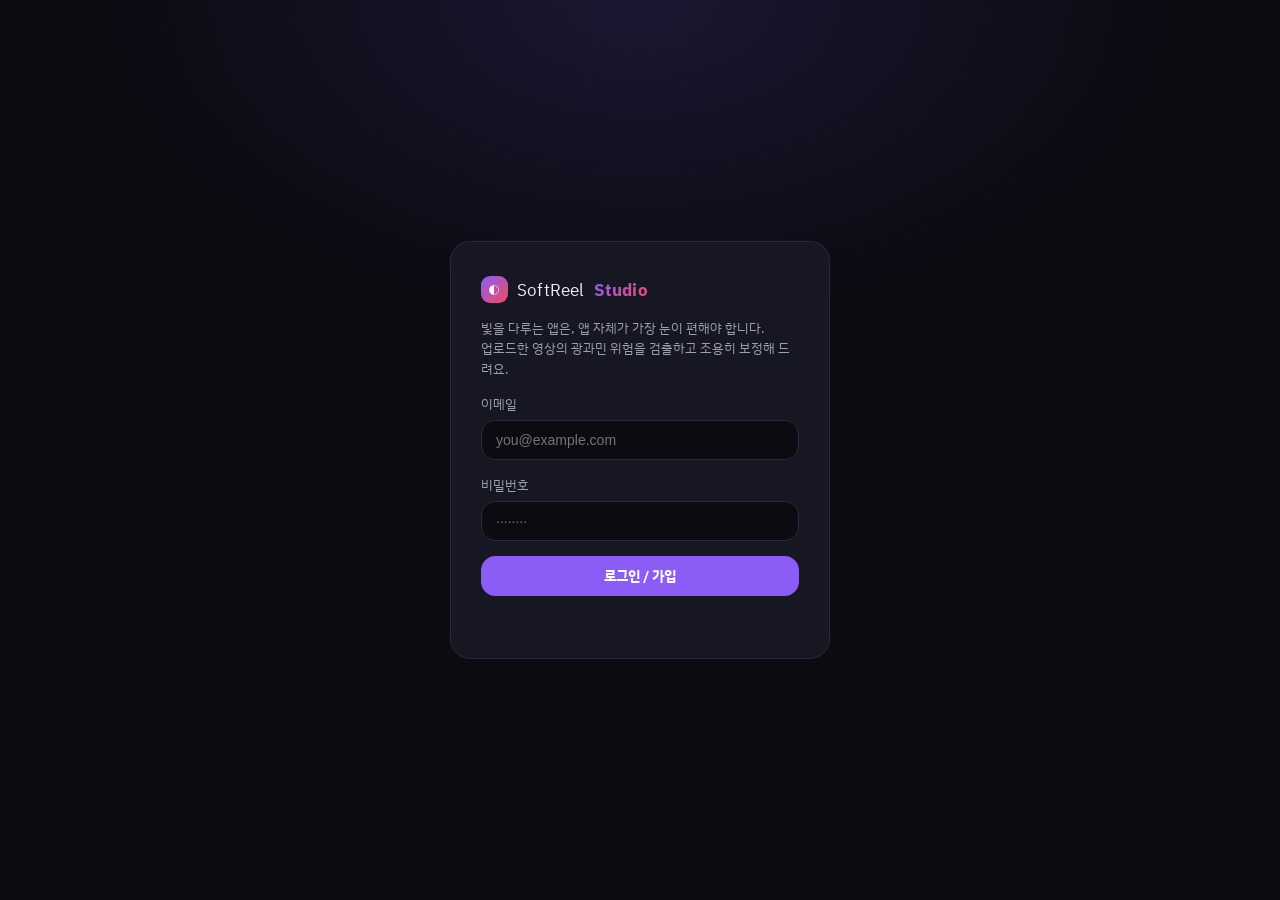
<file: server/webstudio/index.html>
<!DOCTYPE html>
<html lang="ko">
<head>
<meta charset="utf-8">
<meta name="viewport" content="width=device-width, initial-scale=1">
<title>SoftReel Studio</title>
<link rel="preconnect" href="https://fonts.googleapis.com">
<link href="https://fonts.googleapis.com/css2?family=IBM+Plex+Sans+KR:wght@400;500;700&display=swap" rel="stylesheet">
<link rel="stylesheet" href="studio.css">
<link rel="icon" href="data:image/svg+xml,<svg xmlns='http://www.w3.org/2000/svg' viewBox='0 0 100 100'><text y='0.9em' font-size='90'>🛡️</text></svg>">
</head>
<body>

<!-- ── 로그인 ─────────────────────────────────────────── -->
<div id="login-view" class="login-wrap hidden">
  <form id="login-form" class="login-card">
    <div class="brand"><span class="brand-mark">◐</span> SoftReel <b>Studio</b></div>
    <p class="login-sub">빛을 다루는 앱은, 앱 자체가 가장 눈이 편해야 합니다.<br>업로드한 영상의 광과민 위험을 검출하고 조용히 보정해 드려요.</p>
    <label>이메일 <input id="login-email" type="email" required placeholder="you@example.com"></label>
    <label>비밀번호 <input id="login-pw" type="password" required placeholder="········"></label>
    <button class="btn btn-primary" type="submit">로그인 / 가입</button>
    <p id="login-msg" class="login-msg"></p>
  </form>
</div>

<!-- ── 앱 골격 ─────────────────────────────────────────── -->
<div id="app-view" class="hidden">
  <aside class="rail">
    <div class="brand"><span class="brand-mark">◐</span> SoftReel <span class="brand-chip">STUDIO</span></div>
    <nav class="rail-nav">
      <a href="#/dashboard" data-nav="dashboard">대시보드</a>
      <a href="#/content"   data-nav="content">콘텐츠</a>
      <a href="#/safety"    data-nav="safety">안전 리포트</a>
      <a href="#/viewers"   data-nav="viewers">시청자</a>
      <a href="#/revenue"   data-nav="revenue">수익</a>
      <a href="#/settings"  data-nav="settings">설정</a>
    </nav>
    <div class="rail-foot">
      <div id="chan-name" class="chan-name"></div>
      <div id="chan-sub" class="chan-sub"></div>
      <button id="btn-logout" class="link-btn">로그아웃</button>
    </div>
  </aside>

  <div class="page">
    <header class="page-head">
      <div class="page-title-wrap">
        <h1 id="page-title">채널 대시보드</h1>
        <span id="page-sub" class="page-sub"></span>
      </div>
      <div class="page-actions">
        <button id="btn-upload" class="btn btn-upload">새 릴 업로드</button>
        <div id="avatar" class="avatar" title=""></div>
      </div>
    </header>
    <main id="main"></main>
  </div>
</div>

<!-- ── 업로드 모달 ─────────────────────────────────────── -->
<div id="upload-modal" class="modal-back hidden">
  <div class="modal">
    <div class="modal-head">영상 업로드 <button class="x" id="upload-close">✕</button></div>
    <div id="drop" class="drop">
      <div class="drop-ico">⬆</div>
      <p>영상 파일을 끌어다 놓거나 클릭해서 선택</p>
      <p class="drop-sub" id="upload-limits"></p>
      <input id="file-input" type="file" accept="video/*" hidden>
    </div>
    <div id="upload-form" class="upload-form hidden">
      <div id="upload-filename" class="filename"></div>
      <label>제목 <input id="upload-title" type="text" maxlength="80" placeholder="영상 제목"></label>
      <div class="progress"><div id="upload-bar" class="bar"></div></div>
      <div id="upload-state" class="upload-state"></div>
      <div class="modal-actions">
        <button class="btn" id="upload-cancel">취소</button>
        <button class="btn btn-primary" id="upload-go">업로드</button>
      </div>
    </div>
  </div>
</div>

<script src="studio.js"></script>
</body>
</html>
</file>
<file: server/webstudio/studio.css>
/* SoftReel Studio — 노션 시안 이식 (2026-08-27).
   스킨: 리디자인 v1 토큰 (bg #0B0B12 · card #171724/#28283A ·
         violet #8B5CF6 → pink #F04B64 그라데이션 135° · IBM Plex Sans KR ·
         라운드 카드 20 / 버튼 14).
   구조: Reimagined v2 의 SoftReel Studio(관리자 모드) — 파이프라인 가시화,
         위험 히트맵, SAFE 인증 뱃지, 안전 리포트 내보내기.
   원칙(v2): 무점멸 UI — 애니메이션은 느린 페이드·시머만, 순수 흰색 금지. */
:root {
  --bg: #0B0B12; --card: #171724; --card-2: #1E1E30; --line: #28283A;
  --tx: #ECECF4; --tx-2: #9AA0AC;
  --violet: #8B5CF6; --pink: #F04B64;
  --grad: linear-gradient(135deg, #8B5CF6, #F04B64);
  --safe: #34D399; --warn: #FFB020; --danger: #F04B64;
}
* { box-sizing: border-box; margin: 0; }
html, body { height: 100%; }
body {
  background: var(--bg); color: var(--tx);
  font: 14px/1.55 "IBM Plex Sans KR", "Noto Sans KR", system-ui, sans-serif;
}
.hidden { display: none !important; }
[hidden] { display: none !important; }
a { color: var(--violet); text-decoration: none; }
button { font: inherit; cursor: pointer; }

/* ── 로그인 ─────────────────────────────── */
.login-wrap { min-height: 100%; display: flex; align-items: center; justify-content: center;
  background: radial-gradient(60% 50% at 50% 0%, rgba(139,92,246,.14), transparent 70%), var(--bg); }
.login-card {
  width: 380px; background: var(--card); border: 1px solid var(--line);
  border-radius: 20px; padding: 34px 30px; display: flex; flex-direction: column; gap: 15px;
}
.login-sub { color: var(--tx-2); font-size: 13px; }
.login-card label { display: flex; flex-direction: column; gap: 6px; font-size: 13px; color: var(--tx-2); }
.login-card input {
  background: var(--bg); border: 1px solid var(--line); border-radius: 14px;
  color: var(--tx); padding: 11px 14px; font-size: 14px;
}
.login-card input:focus { outline: none; border-color: var(--violet); }
.login-msg { color: var(--danger); font-size: 13px; min-height: 1em; }

/* ── 레일(사이드바) / 페이지 헤더 ─────────── */
.brand { font-size: 17px; letter-spacing: .2px; display: flex; align-items: center; gap: 9px; }
.brand b { font-weight: 700; background: var(--grad); -webkit-background-clip: text;
  background-clip: text; color: transparent; }
.brand-mark {
  width: 27px; height: 27px; border-radius: 9px; background: var(--grad);
  display: inline-flex; align-items: center; justify-content: center;
  font-size: 12px; color: #fff;
}
.brand-chip {
  font-size: 10px; font-weight: 700; letter-spacing: .8px; color: #fff;
  background: var(--grad); border-radius: 7px; padding: 3px 8px; margin-left: 2px;
}
.btn {
  background: var(--card-2); color: var(--tx); border: 1px solid var(--line);
  border-radius: 14px; padding: 8px 17px;
}
.btn:hover { border-color: var(--violet); }
.btn-primary { background: var(--violet); border-color: var(--violet); color: #fff; font-weight: 700; }
.btn-primary:hover { filter: brightness(1.12); }
.btn-upload { background: var(--grad); border: none; color: #fff; font-weight: 700; padding: 9px 18px; }
.btn-upload:hover { filter: brightness(1.1); }
.avatar {
  width: 33px; height: 33px; border-radius: 50%; color: #fff; font-weight: 700;
  display: flex; align-items: center; justify-content: center;
  background: var(--card-2); border: 2px solid transparent;
  background: linear-gradient(var(--card-2), var(--card-2)) padding-box, var(--grad) border-box;
}
.rail {
  position: fixed; top: 0; bottom: 0; left: 0; width: 224px; z-index: 20;
  background: var(--card); border-right: 1px solid var(--line);
  padding: 20px 12px 16px; display: flex; flex-direction: column;
}
.rail .brand { padding: 0 6px 18px; }
.rail-nav { display: flex; flex-direction: column; gap: 3px; }
.rail-nav a {
  display: flex; align-items: center; gap: 11px; color: var(--tx-2);
  padding: 10.5px 15px; font-size: 14px; border-radius: 12px;
}
.rail-nav a::before {
  content: ""; width: 5px; height: 5px; border-radius: 50%;
  background: currentColor; opacity: .55; flex: none;
}
.rail-nav a:hover { background: var(--card-2); color: var(--tx); }
.rail-nav a.on {
  background: var(--card-2); border: 1px solid var(--line);
  color: var(--tx); font-weight: 700; padding: 9.5px 14px;
}
.rail-nav a.on::before { background: var(--violet); opacity: 1; }
.rail-foot {
  margin-top: auto; padding: 14px 10px 2px; border-top: 1px solid var(--line);
  font-size: 12px; color: var(--tx-2);
}
.chan-name { color: var(--tx); font-weight: 600; font-size: 13px; }
.chan-sub { margin: 3px 0 12px; }
.link-btn { background: none; border: none; color: var(--tx-2); padding: 0; }
.link-btn:hover { color: var(--tx); }

.page { margin-left: 224px; padding: 26px 34px 48px; max-width: 1264px; }
.page-head {
  display: flex; align-items: center; justify-content: space-between;
  gap: 14px; flex-wrap: wrap; margin-bottom: 20px;
}
.page-title-wrap { display: flex; align-items: baseline; gap: 12px; }
.page-head h1 { margin: 0; }
.page-sub { color: var(--tx-2); font-size: 13px; }
.page-actions { display: flex; align-items: center; gap: 14px; }

h1 { font-size: 22px; margin-bottom: 18px; font-weight: 700; }
h2 { font-size: 14px; color: var(--tx-2); font-weight: 500; margin-bottom: 12px; }

/* ── 카드/타일 ───────────────────────────── */
.tiles { display: grid; grid-template-columns: repeat(auto-fit, minmax(170px, 1fr)); gap: 14px; margin-bottom: 24px; }
.tile { background: var(--card); border: 1px solid var(--line); border-radius: 20px; padding: 17px 19px; }
.tile .k { color: var(--tx-2); font-size: 12.5px; }
.tile .v { font-size: 27px; font-weight: 700; margin-top: 4px; }
.tile .v small { font-size: 13px; color: var(--tx-2); font-weight: 400; }
.tile.hero { background: linear-gradient(135deg, rgba(139,92,246,.16), rgba(240,75,100,.10)), var(--card); }
.card { background: var(--card); border: 1px solid var(--line); border-radius: 20px; padding: 20px 22px; margin-bottom: 20px; }

/* ── 대시보드 (사진 시안) ─────────────────── */
.stat-grid { display: grid; grid-template-columns: repeat(auto-fit, minmax(200px, 1fr)); gap: 14px; margin-bottom: 16px; }
.stat { background: var(--card); border: 1px solid var(--line); border-radius: 20px; padding: 16px 19px; }
.stat .k { color: var(--tx-2); font-size: 12.5px; }
.stat .v { font-size: 26px; font-weight: 700; margin-top: 3px; }
.delta { font-size: 12px; font-weight: 600; margin-top: 5px; }
.delta.up { color: var(--safe); }
.delta.down { color: var(--pink); }
.delta.na { color: var(--tx-2); font-weight: 400; }

.dash-grid { display: grid; grid-template-columns: minmax(0, 1.65fr) minmax(280px, 1fr); gap: 16px; align-items: start; }
.dash-col { display: flex; flex-direction: column; gap: 16px; min-width: 0; }
.dash-col .card { margin-bottom: 0; }

.chart-head { display: flex; justify-content: space-between; align-items: baseline; gap: 10px; flex-wrap: wrap; }
.chart-head h2 { margin-bottom: 0; color: var(--tx); font-weight: 600; }
.chart-cap { font-size: 11.5px; color: var(--tx-2); }
.wchart { width: 100%; height: auto; display: block; margin-top: 14px; }
.wchart .xlab { fill: var(--tx-2); font-size: 12px; font-family: inherit; }

.uprow { display: flex; align-items: center; gap: 12px; padding: 10px 6px; border-bottom: 1px solid #1F1F30; cursor: pointer; border-radius: 12px; }
.uprow:last-child { border-bottom: none; }
.uprow:hover { background: #1B1B2B; }
.upthumb { width: 46px; height: 46px; border-radius: 12px; flex: none; background: #000 center/cover no-repeat; border: 1px solid var(--line); }
.upmeta { flex: 1; min-width: 0; }
.upname { font-weight: 600; font-size: 13.5px; white-space: nowrap; overflow: hidden; text-overflow: ellipsis; }
.upsub { color: var(--tx-2); font-size: 12px; margin-top: 1px; }
.pill { font-size: 11px; font-weight: 700; border-radius: 10px; padding: 3.5px 10px; white-space: nowrap; flex: none; }
.p-ok { color: var(--safe); background: rgba(52,211,153,.13); }
.p-cor { color: #A78BFA; background: rgba(139,92,246,.16); }
.p-warn { color: var(--pink); background: rgba(240,75,100,.14); }
.p-proc { color: var(--tx-2); border: 1px solid var(--line); background: none; }

.donut-wrap { display: flex; gap: 20px; align-items: center; }
.donut { width: 128px; height: 128px; flex: none; }
.legend { flex: 1; display: flex; flex-direction: column; gap: 9px; font-size: 13px; }
.legend .row { display: flex; align-items: center; gap: 9px; }
.legend .dot { width: 8px; height: 8px; border-radius: 50%; flex: none; }
.legend .pct { margin-left: auto; font-weight: 700; }
.donut-note { color: var(--tx-2); font-size: 12px; margin-top: 14px; line-height: 1.55; }

.insight {
  background: rgba(52,211,153,.07); border: 1px solid rgba(52,211,153,.28);
  border-radius: 16px; padding: 14px 18px; font-size: 13px; line-height: 1.65;
}
.insight .tag { color: var(--safe); font-weight: 700; }
.insight b.pos { color: var(--safe); }

/* ── 파이프라인 스테퍼 (v2 Studio: 처리 과정 가시화) ── */
.pipe { display: flex; align-items: center; gap: 0; flex-wrap: wrap; margin-top: 6px; }
.pipe .step { display: flex; align-items: center; gap: 9px; }
.pipe .dot {
  width: 30px; height: 30px; border-radius: 50%; flex: none;
  display: flex; align-items: center; justify-content: center; font-size: 13px;
  background: var(--card-2); border: 1px solid var(--line); color: var(--tx-2);
}
.pipe .lbl { font-size: 12.5px; color: var(--tx-2); }
.pipe .lbl b { display: block; color: var(--tx); font-size: 13px; font-weight: 600; }
.pipe .bar { height: 2px; width: 34px; margin: 0 12px; background: var(--line); border-radius: 1px; flex: none; }
.pipe.live .dot { border-color: rgba(139,92,246,.6); color: var(--violet); }
.pipe.live .bar {
  background: linear-gradient(90deg, var(--line), var(--violet), var(--line));
  background-size: 200% 100%; animation: flow 2.6s linear infinite;
}
@keyframes flow { to { background-position: -200% 0; } }

/* ── 뱃지 ────────────────────────────────── */
.badge { display: inline-flex; align-items: center; gap: 6px; white-space: nowrap; border-radius: 12px; padding: 2.5px 11px; font-size: 12px; font-weight: 600; }
.badge::before { content: ""; width: 7px; height: 7px; border-radius: 50%; background: currentColor; }
.b-safe { color: var(--safe); background: rgba(52,211,153,.13); }
.b-safe::before { content: "✓"; width: auto; height: auto; background: none; font-size: 11px; }
.b-corrected { color: #A78BFA; background: rgba(139,92,246,.15); }
.b-uncorrected { color: var(--pink); background: rgba(240,75,100,.14); }
.b-processing { color: var(--tx-2); background: rgba(154,160,172,.12); }
.b-processing::before { animation: soft 2.4s ease-in-out infinite; }
.b-failed { color: var(--pink); background: none; border: 1px solid var(--pink); }
@keyframes soft { 50% { opacity: .35; } }  /* 무점멸 원칙 — 느린 페이드만 */
.chip { display: inline-block; background: var(--card-2); border: 1px solid var(--line); border-radius: 10px; padding: 1.5px 9px; font-size: 11.5px; color: var(--tx-2); margin-right: 4px; }
.chip.hot { color: var(--warn); border-color: rgba(255,176,32,.45); }

/* ── 콘텐츠 표 ───────────────────────────── */
table.vids { width: 100%; border-collapse: collapse; }
.vids th {
  text-align: left; font-size: 12px; color: var(--tx-2); font-weight: 500;
  border-bottom: 1px solid var(--line); padding: 9px 12px; white-space: nowrap;
}
.vids td { padding: 11px 12px; border-bottom: 1px solid #1F1F30; vertical-align: middle; }
.vids tr:hover td { background: #1B1B2B; }
.vids tr { cursor: pointer; }
.vcell { display: flex; gap: 13px; align-items: center; min-width: 260px; }
.vthumb {
  width: 106px; height: 60px; border-radius: 12px; background: #000 center/cover no-repeat;
  flex: none; display: flex; align-items: center; justify-content: center;
  color: var(--tx-2); font-size: 11px; border: 1px solid var(--line);
}
.vtitle { font-weight: 600; }
.vsub { color: var(--tx-2); font-size: 12px; margin-top: 2px; }
.num { text-align: right; font-variant-numeric: tabular-nums; }
.rowdel { visibility: hidden; background: none; border: none; color: var(--tx-2); font-size: 15px; }
tr:hover .rowdel { visibility: visible; }
.rowdel:hover { color: var(--danger); }
.empty { color: var(--tx-2); text-align: center; padding: 48px 0; }

/* ── 상세 / 위험 히트맵 ───────────────────── */
.back { display: inline-block; margin-bottom: 14px; color: var(--tx-2); }
.title-row { display: flex; align-items: center; gap: 12px; margin-bottom: 18px; flex-wrap: wrap; }
.title-row h1 { margin: 0; }
.cert {
  display: inline-flex; align-items: center; gap: 7px; font-size: 12.5px; font-weight: 700;
  color: var(--safe); border: 1px solid rgba(52,211,153,.5); border-radius: 12px;
  padding: 3px 12px; background: rgba(52,211,153,.08);
}
.detail { display: grid; grid-template-columns: minmax(0, 3fr) minmax(280px, 2fr); gap: 22px; align-items: start; }
.player-card video { width: 100%; max-height: 480px; background: #000; border-radius: 14px; }
.variant-tabs { display: flex; gap: 8px; margin: 14px 0 6px; }
.variant-tabs button { background: var(--card-2); border: 1px solid var(--line); color: var(--tx-2); border-radius: 14px; padding: 6px 15px; }
.variant-tabs button.on { background: var(--grad); color: #fff; font-weight: 700; border-color: transparent; }
/* 위험 히트맵 (v2 Studio) — 구간을 글로우 스트립으로 */
.heatmap { position: relative; height: 22px; background: var(--card-2); border-radius: 11px; margin: 12px 0 4px; overflow: hidden; }
.heatmap .seg {
  position: absolute; top: 0; bottom: 0; border-radius: 6px;
  background: linear-gradient(180deg, rgba(240,75,100,.95), rgba(240,75,100,.45));
  box-shadow: 0 0 12px rgba(240,75,100,.55);
}
.heatmap .seg.ok {
  background: linear-gradient(180deg, rgba(52,211,153,.9), rgba(52,211,153,.4));
  box-shadow: 0 0 12px rgba(52,211,153,.45);
}
.tl-cap { font-size: 12px; color: var(--tx-2); margin-bottom: 8px; }
.kv { display: grid; grid-template-columns: auto 1fr; gap: 7px 16px; font-size: 13.5px; }
.kv .k { color: var(--tx-2); white-space: nowrap; }
.seglist { width: 100%; border-collapse: collapse; font-size: 13px; margin-top: 8px; }
.seglist th { text-align: left; color: var(--tx-2); font-weight: 500; font-size: 12px; padding: 5px 8px; border-bottom: 1px solid var(--line); }
.seglist td { padding: 6px 8px; border-bottom: 1px solid #1F1F30; }
.seglist td:first-child, .seglist td:nth-child(2), .seglist td:last-child { white-space: nowrap; }
.mini-note { color: var(--tx-2); font-size: 12px; margin-top: 10px; }
.card-actions { display: flex; gap: 10px; margin-top: 14px; }

/* ── 업로드 모달 ─────────────────────────── */
.modal-back { position: fixed; inset: 0; background: rgba(6,6,12,.66); z-index: 40; display: flex; align-items: center; justify-content: center; }
.modal { width: min(560px, 92vw); background: var(--card); border: 1px solid var(--line); border-radius: 20px; overflow: hidden; }
.modal-head { display: flex; justify-content: space-between; align-items: center; padding: 15px 22px; border-bottom: 1px solid var(--line); font-weight: 700; }
.modal .x { background: none; border: none; color: var(--tx-2); font-size: 16px; }
.drop { margin: 22px; border: 2px dashed var(--line); border-radius: 16px; padding: 46px 20px; text-align: center; color: var(--tx-2); cursor: pointer; }
.drop.over { border-color: var(--violet); color: var(--tx); background: rgba(139,92,246,.07); }
.drop-ico { font-size: 34px; margin-bottom: 8px; background: var(--grad); -webkit-background-clip: text; background-clip: text; color: transparent; }
.drop-sub { font-size: 12px; margin-top: 6px; }
.upload-form { padding: 0 22px 22px; display: flex; flex-direction: column; gap: 12px; }
.upload-form label { display: flex; flex-direction: column; gap: 6px; font-size: 13px; color: var(--tx-2); }
.upload-form input[type=text] { background: var(--bg); border: 1px solid var(--line); border-radius: 14px; color: var(--tx); padding: 10px 13px; }
.filename { font-size: 13px; color: var(--tx-2); }
.progress { height: 6px; background: var(--card-2); border-radius: 3px; overflow: hidden; }
.progress .bar { height: 100%; width: 0; background: var(--grad); transition: width .15s; }
.upload-state { font-size: 13px; color: var(--tx-2); min-height: 1.2em; }
.modal-actions { display: flex; justify-content: flex-end; gap: 10px; }

@media (max-width: 1000px) {
  .dash-grid { grid-template-columns: 1fr; }
}
@media (max-width: 900px) {
  .rail { display: none; }
  .page { margin-left: 0; padding: 22px 22px 40px; }
  .detail { grid-template-columns: 1fr; }
}
</file>
